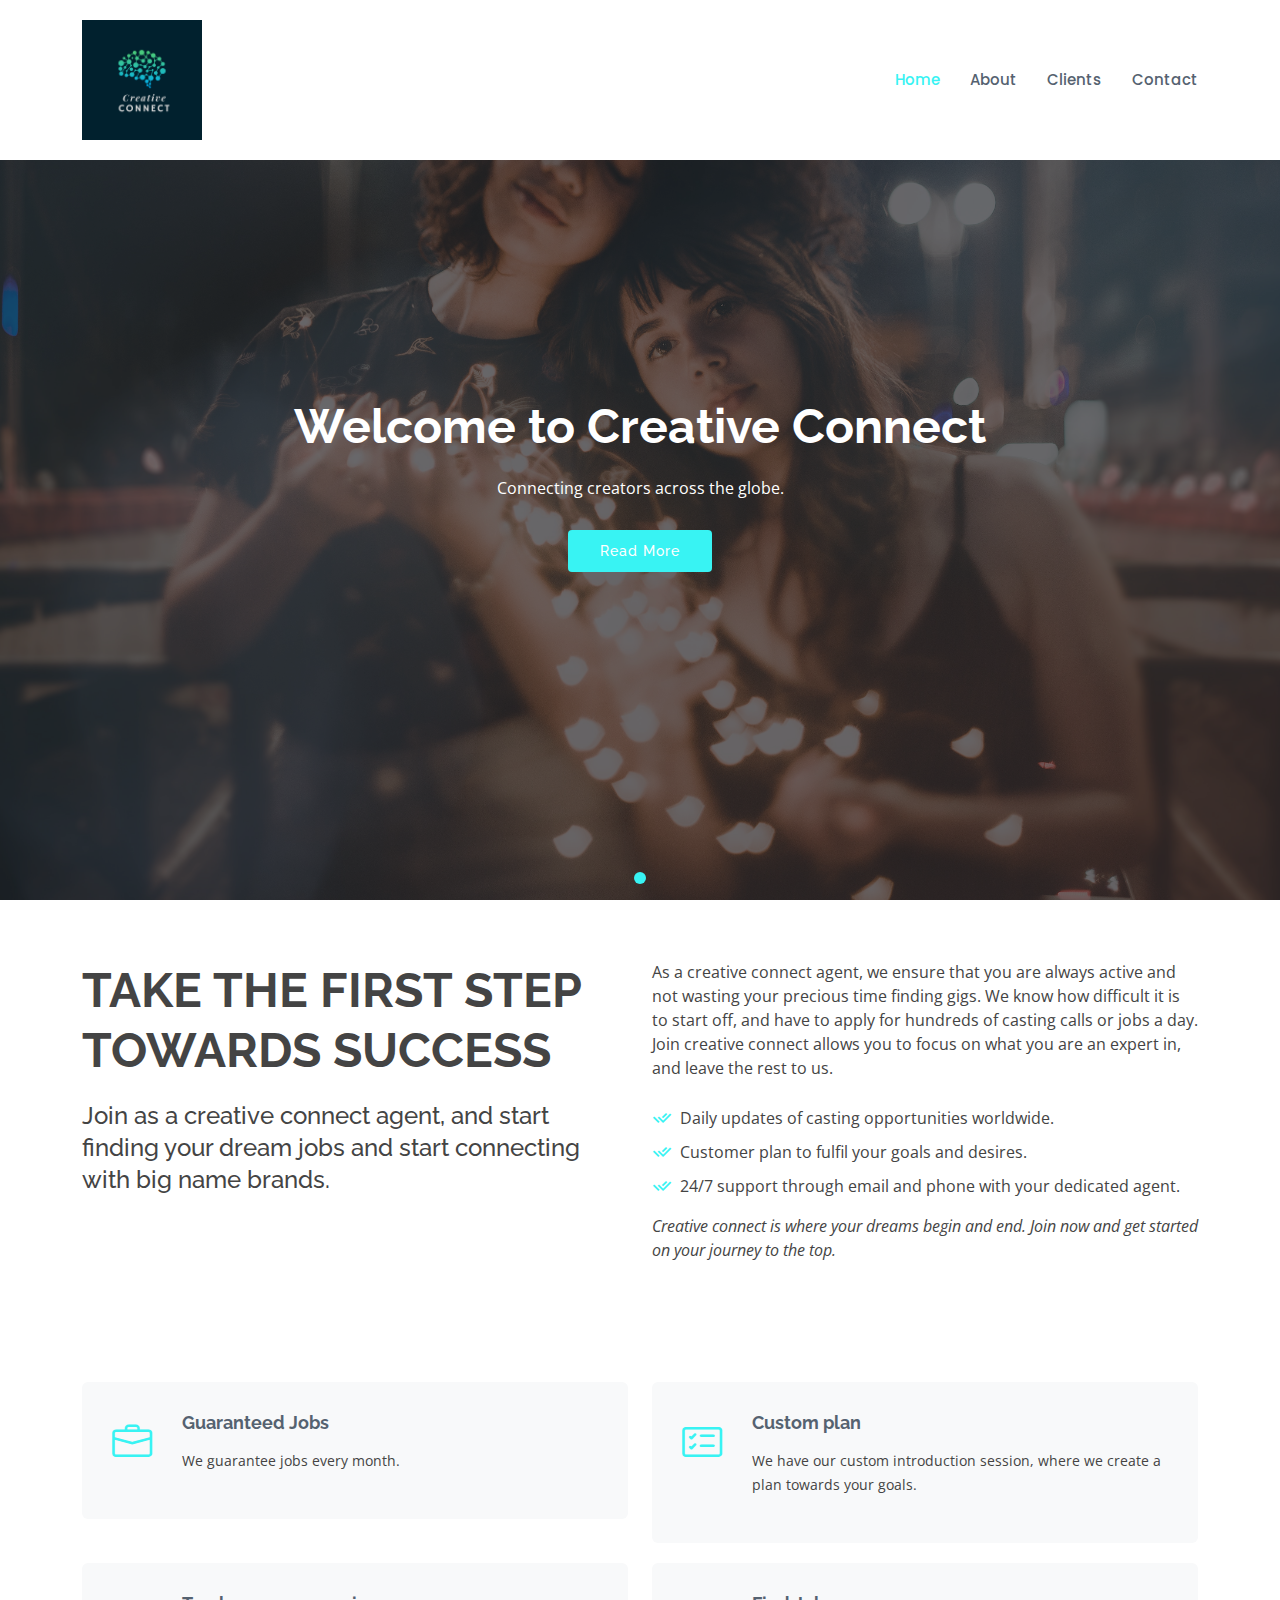
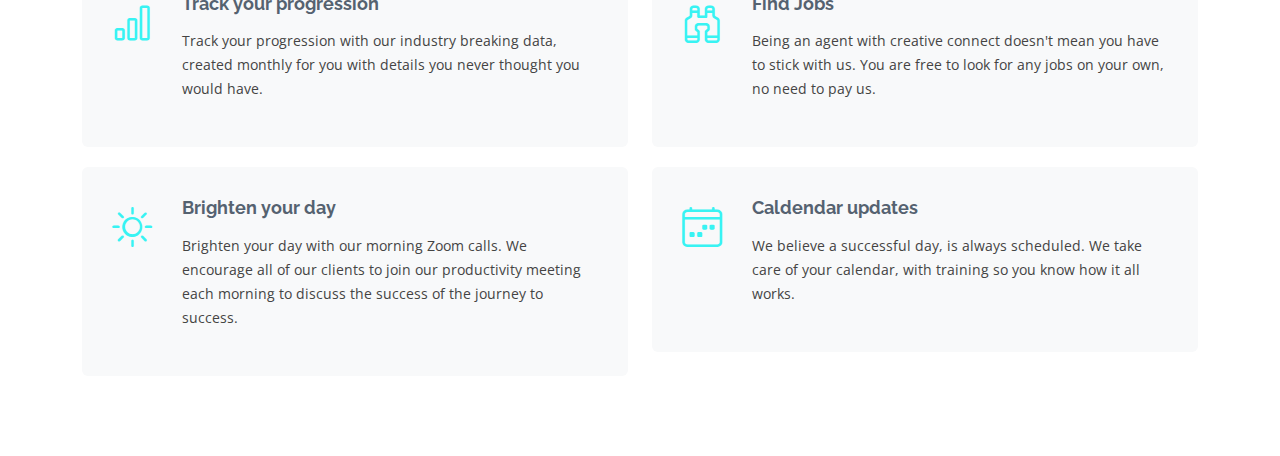
<file: index.html>
<!DOCTYPE html>
<html lang="en">

<head>
  <meta charset="utf-8">
  <meta content="width=device-width, initial-scale=1.0" name="viewport">

  <title>Creative Connect</title>
  <meta content="" name="description">
  <meta content="" name="keywords">

  <!-- Favicons -->
  <link href="assets/img/favicon.png" rel="icon">
  <link href="assets/img/apple-touch-icon.png" rel="apple-touch-icon">

  <!-- Google Fonts -->
  <link href="https://fonts.googleapis.com/css?family=Open+Sans:300,300i,400,400i,600,600i,700,700i|Raleway:300,300i,400,400i,500,500i,600,600i,700,700i|Poppins:300,300i,400,400i,500,500i,600,600i,700,700i" rel="stylesheet">

  <!-- CSS Files -->
  <link href="assets/vendor/animate.css/animate.min.css" rel="stylesheet">
  <link href="assets/vendor/bootstrap/css/bootstrap.min.css" rel="stylesheet">
  <link href="assets/vendor/bootstrap-icons/bootstrap-icons.css" rel="stylesheet">
  <link href="assets/vendor/boxicons/css/boxicons.min.css" rel="stylesheet">
  <link href="assets/vendor/glightbox/css/glightbox.min.css" rel="stylesheet">
  <link href="assets/vendor/remixicon/remixicon.css" rel="stylesheet">
  <link href="assets/vendor/swiper/swiper-bundle.min.css" rel="stylesheet">

  <!-- Site Main CSS File -->
  <link href="assets/css/style.css" rel="stylesheet">

  
</head>

<body>

  <!-- ======= Header ======= -->
  <header id="header" class="fixed-top d-flex align-items-center">
    <div class="container d-flex align-items-center">

      
      
       <a href="index.html" class="logo me-auto"><img src="assets/img/logo.png" alt="" class="img-fluid"></a>

      <nav id="navbar" class="navbar">
        <ul>
          <li><a href="index.html" class="active">Home</a></li>

          
          <li><a href="about.html">About</a></li>
          <li><a href="clients.html">Clients</a></li>
          

          <li><a href="contact.html">Contact</a></li>
          
        </ul>
        <i class="bi bi-list mobile-nav-toggle"></i>
      </nav>

    </div>
  </header>

  <!-- ======= Hero Section ======= -->
  <section id="hero">
    <div id="heroCarousel" data-bs-interval="5000" class="carousel slide carousel-fade" data-bs-ride="carousel">

      <ol class="carousel-indicators" id="hero-carousel-indicators"></ol>

      <div class="carousel-inner" role="listbox">

        <!-- Slide 1 -->
        <div class="carousel-item active" style="background-image: url(assets/img/slide/slide-1.jpg)">
          <div class="carousel-container">
            <div class="container">
              <h2 class="animate__animated animate__fadeInDown">Welcome to <span>Creative Connect</span></h2>
              <p class="animate__animated animate__fadeInUp">Connecting creators across the globe.</p>
              <a href="#about" class="btn-get-started animate__animated animate__fadeInUp scrollto">Read More</a>
            </div>
          </div>
        </div>

        

      </div>

     

    </div>
  </section>

  <main id="main">

    <!-- ======= About Section ======= -->
    <section id="about" class="about">
      <div class="container">

        <div class="row content">
          <div class="col-lg-6">
            <h2>Take the first step towards success</h2>
            <h3>Join as a creative connect agent, and start finding your dream jobs and start connecting with big name brands. </h3>
          </div>
          <div class="col-lg-6 pt-4 pt-lg-0">
            <p>
              As a creative connect agent, we ensure that you are always active and not wasting your precious time finding gigs. We know how difficult it is to start off, and have to apply for hundreds of casting calls or jobs a day. Join creative connect allows you to focus on what you are an expert in, and leave the rest to us.             </p>
            <ul>
              <li><i class="ri-check-double-line"></i> Daily updates of casting opportunities worldwide. </li>
              <li><i class="ri-check-double-line"></i> Customer plan to fulfil your goals and desires. </li>
              <li><i class="ri-check-double-line"></i> 24/7 support through email and phone with your dedicated agent.</li>
            </ul>
            <p class="fst-italic">
              Creative connect is where your dreams begin and end. Join now and get started on your journey to the top. 
            </p>
          </div>
        </div>

      </div>
    </section>

    

    <!-- ======= Services Section ======= -->
    <section id="services" class="services">
      <div class="container">

        <div class="row">
          <div class="col-md-6">
            <div class="icon-box">
              <i class="bi bi-briefcase"></i>
              <h4><a href="#">Guaranteed Jobs</a></h4>
              <p>We guarantee jobs every month.</p>
            </div>
          </div>
          <div class="col-md-6 mt-4 mt-md-0">
            <div class="icon-box">
              <i class="bi bi-card-checklist"></i>
              <h4><a href="#"> Custom plan</a></h4>
              <p>We have our custom introduction session, where we create a plan towards your goals.</p>
            </div>
          </div>
          <div class="col-md-6 mt-4 mt-md-0">
            <div class="icon-box">
              <i class="bi bi-bar-chart"></i>
              <h4><a href="#">Track your progression</a></h4>
              <p>Track your progression with our industry breaking data, created monthly for you with details you never thought you would have.</p>
            </div>
          </div>
          <div class="col-md-6 mt-4 mt-md-0">
            <div class="icon-box">
              <i class="bi bi-binoculars"></i>
              <h4><a href="#">Find Jobs</a></h4>
              <p> Being an agent with creative connect doesn't mean you have to stick with us. You are free to look for any jobs on your own, no need to pay us.</p>
            </div>
          </div>
          <div class="col-md-6 mt-4 mt-md-0">
            <div class="icon-box">
              <i class="bi bi-brightness-high"></i>
              <h4><a href="#">Brighten your day</a></h4>
              <p>Brighten your day with our morning Zoom calls. We encourage all of our clients to join our productivity meeting each morning to discuss the success of the journey to success.</p>
            </div>
          </div>
          <div class="col-md-6 mt-4 mt-md-0">
            <div class="icon-box">
              <i class="bi bi-calendar4-week"></i>
              <h4><a href="#">Caldendar updates</a></h4>
              <p>We believe a successful day, is always scheduled. We take care of your calendar, with training so you know how it all works.</p>
            </div>
          </div>
        </div>

      </div>
    </section>

    

  </main>

  

  <a href="#" class="back-to-top d-flex align-items-center justify-content-center"><i class="bi bi-arrow-up-short"></i></a>

  <!-- Files -->
  <script src="assets/vendor/bootstrap/js/bootstrap.bundle.min.js"></script>
  <script src="assets/vendor/glightbox/js/glightbox.min.js"></script>
  <script src="assets/vendor/isotope-layout/isotope.pkgd.min.js"></script>
  <script src="assets/vendor/swiper/swiper-bundle.min.js"></script>
  <script src="assets/vendor/waypoints/noframework.waypoints.js"></script>
  <script src="assets/vendor/php-email-form/validate.js"></script>

  <!-- Site File -->
  <script src="assets/js/main.js"></script>

</body>

</html>
</file>
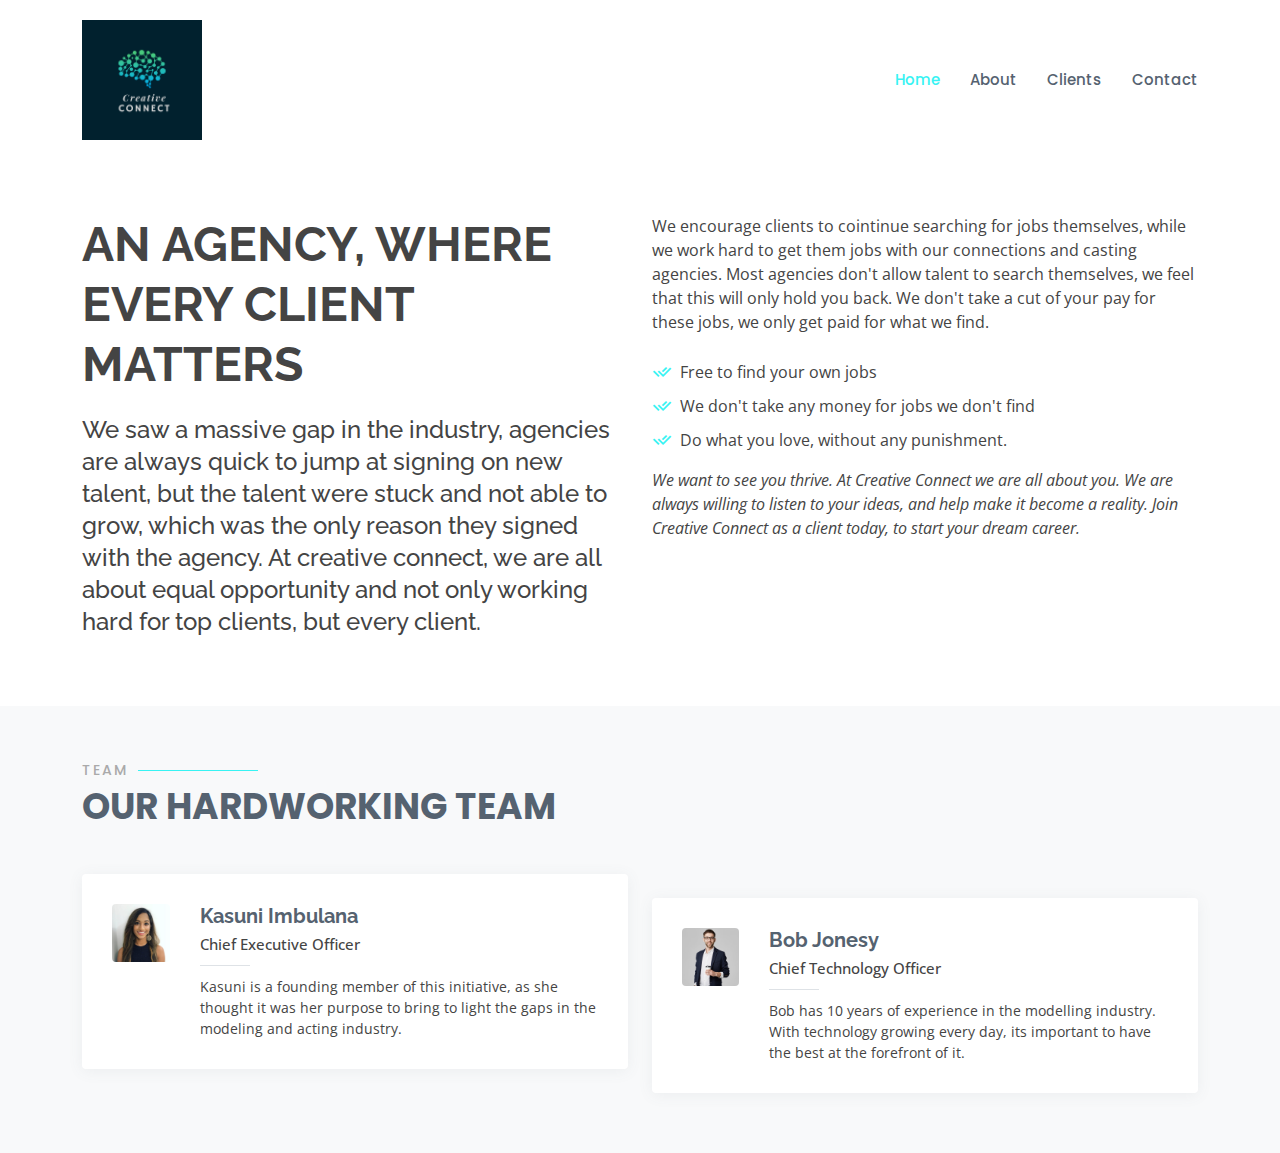
<file: about.html>
<!DOCTYPE html>
<html lang="en">

<head>
  <meta charset="utf-8">
  <meta content="width=device-width, initial-scale=1.0" name="viewport">

  <title>Creative Connect</title>
  <meta content="" name="description">
  <meta content="" name="keywords">

  <!-- Favicons -->
  <link href="assets/img/favicon.png" rel="icon">
  <link href="assets/img/apple-touch-icon.png" rel="apple-touch-icon">

  <!-- Google Fonts -->
  <link href="https://fonts.googleapis.com/css?family=Open+Sans:300,300i,400,400i,600,600i,700,700i|Raleway:300,300i,400,400i,500,500i,600,600i,700,700i|Poppins:300,300i,400,400i,500,500i,600,600i,700,700i" rel="stylesheet">

  <!-- CSS Files -->
  <link href="assets/vendor/animate.css/animate.min.css" rel="stylesheet">
  <link href="assets/vendor/bootstrap/css/bootstrap.min.css" rel="stylesheet">
  <link href="assets/vendor/bootstrap-icons/bootstrap-icons.css" rel="stylesheet">
  <link href="assets/vendor/boxicons/css/boxicons.min.css" rel="stylesheet">
  <link href="assets/vendor/glightbox/css/glightbox.min.css" rel="stylesheet">
  <link href="assets/vendor/remixicon/remixicon.css" rel="stylesheet">
  <link href="assets/vendor/swiper/swiper-bundle.min.css" rel="stylesheet">

  <!-- Site Main CSS File -->
  <link href="assets/css/style.css" rel="stylesheet">

  
</head>

<body>

  <!-- ======= Header ======= -->
  <header id="header" class="fixed-top d-flex align-items-center">
    <div class="container d-flex align-items-center">

      
     
       <a href="index.html" class="logo me-auto"><img src="assets/img/logo.png" alt="" class="img-fluid"></a>

      <nav id="navbar" class="navbar">
        <ul>
          <li><a href="index.html" class="active">Home</a></li>

          
          <li><a href="about.html">About</a></li>
          <li><a href="clients.html">Clients</a></li>
          

          <li><a href="contact.html">Contact</a></li>
         
        </ul>
        <i class="bi bi-list mobile-nav-toggle"></i>
      </nav>

    </div>
  </header>

  <main id="main">

    <!-- ======= Breadcrumbs ======= -->
    <section id="breadcrumbs" class="breadcrumbs">
      <div class="container">

        <div class="d-flex justify-content-between align-items-center">
          <h2>About</h2>
          <ol>
            <li><a href="index.html">Home</a></li>
            <li>About</li>
          </ol>
        </div>

      </div>
    </section>

    <!-- ======= About Section ======= -->
    <section id="about" class="about">
      <div class="container">

        <div class="row content">
          <div class="col-lg-6">
            <h2> An agency, where every client matters</h2>
            <h3>We saw a massive gap in the industry, agencies are always quick to jump at signing on new talent, but the talent were stuck and not able to grow, which was the only reason they signed with the agency. At creative connect, we are all about equal opportunity and not only working hard for top clients, but every client.</h3>
          </div>
          <div class="col-lg-6 pt-4 pt-lg-0">
            <p>
              We encourage clients to cointinue searching for jobs themselves, while we work hard to get them jobs with our connections and casting agencies. Most agencies don't allow talent to search themselves, we feel that this will only hold you back. We don't take a cut of your pay for these jobs, we only get paid for what we find. 
            </p>
            <ul>
              <li><i class="ri-check-double-line"></i> Free to find your own jobs</li>
              <li><i class="ri-check-double-line"></i> We don't take any money for jobs we don't find </li>
              <li><i class="ri-check-double-line"></i> Do what you love, without any punishment.</li>
            </ul>
            <p class="fst-italic">
              We want to see you thrive. At Creative Connect we are all about you. We are always willing to listen to your ideas, and help make it become a reality. Join Creative Connect as a client today, to start your dream career.
            </p>
          </div>
        </div>

      </div>
    </section>

    <!-- ======= Team Section ======= -->
    <section id="team" class="team section-bg">
      <div class="container">

        <div class="section-title">
          <h2>Team</h2>
          <p>Our Hardworking Team</p>
        </div>

        <div class="row">

          <div class="col-lg-6">
            <div class="member d-flex align-items-start">
              <div class="pic"><img src="assets/img/team/team-1.jpg" class="img-fluid" alt=""></div>
              <div class="member-info">
                <h4>Kasuni Imbulana</h4>
                <span>Chief Executive Officer</span>
                <p>Kasuni is a founding member of this initiative, as she thought it was her purpose to bring to light the gaps in the modeling and acting industry.</p>
                
              </div>
            </div>
          </div>

          

          <div class="col-lg-6 mt-4">
            <div class="member d-flex align-items-start">
              <div class="pic"><img src="assets/img/team/team-3.jpg" class="img-fluid" alt=""></div>
              <div class="member-info">
                <h4>Bob Jonesy</h4>
                <span>Chief Technology Officer</span>
                <p>Bob has 10 years of experience in the modelling industry. With technology growing every day, its important to have the best at the forefront of it.</p>
                
              </div>
            </div>
          </div>

          

        </div>

      </div>
    </section>



  </main>
  

  <a href="#" class="back-to-top d-flex align-items-center justify-content-center"><i class="bi bi-arrow-up-short"></i></a>

  <!-- Files -->
  <script src="assets/vendor/bootstrap/js/bootstrap.bundle.min.js"></script>
  <script src="assets/vendor/glightbox/js/glightbox.min.js"></script>
  <script src="assets/vendor/isotope-layout/isotope.pkgd.min.js"></script>
  <script src="assets/vendor/swiper/swiper-bundle.min.js"></script>
  <script src="assets/vendor/waypoints/noframework.waypoints.js"></script>
  <script src="assets/vendor/php-email-form/validate.js"></script>

  <!-- Site File -->
  <script src="assets/js/main.js"></script>

</body>

</html>
</file>
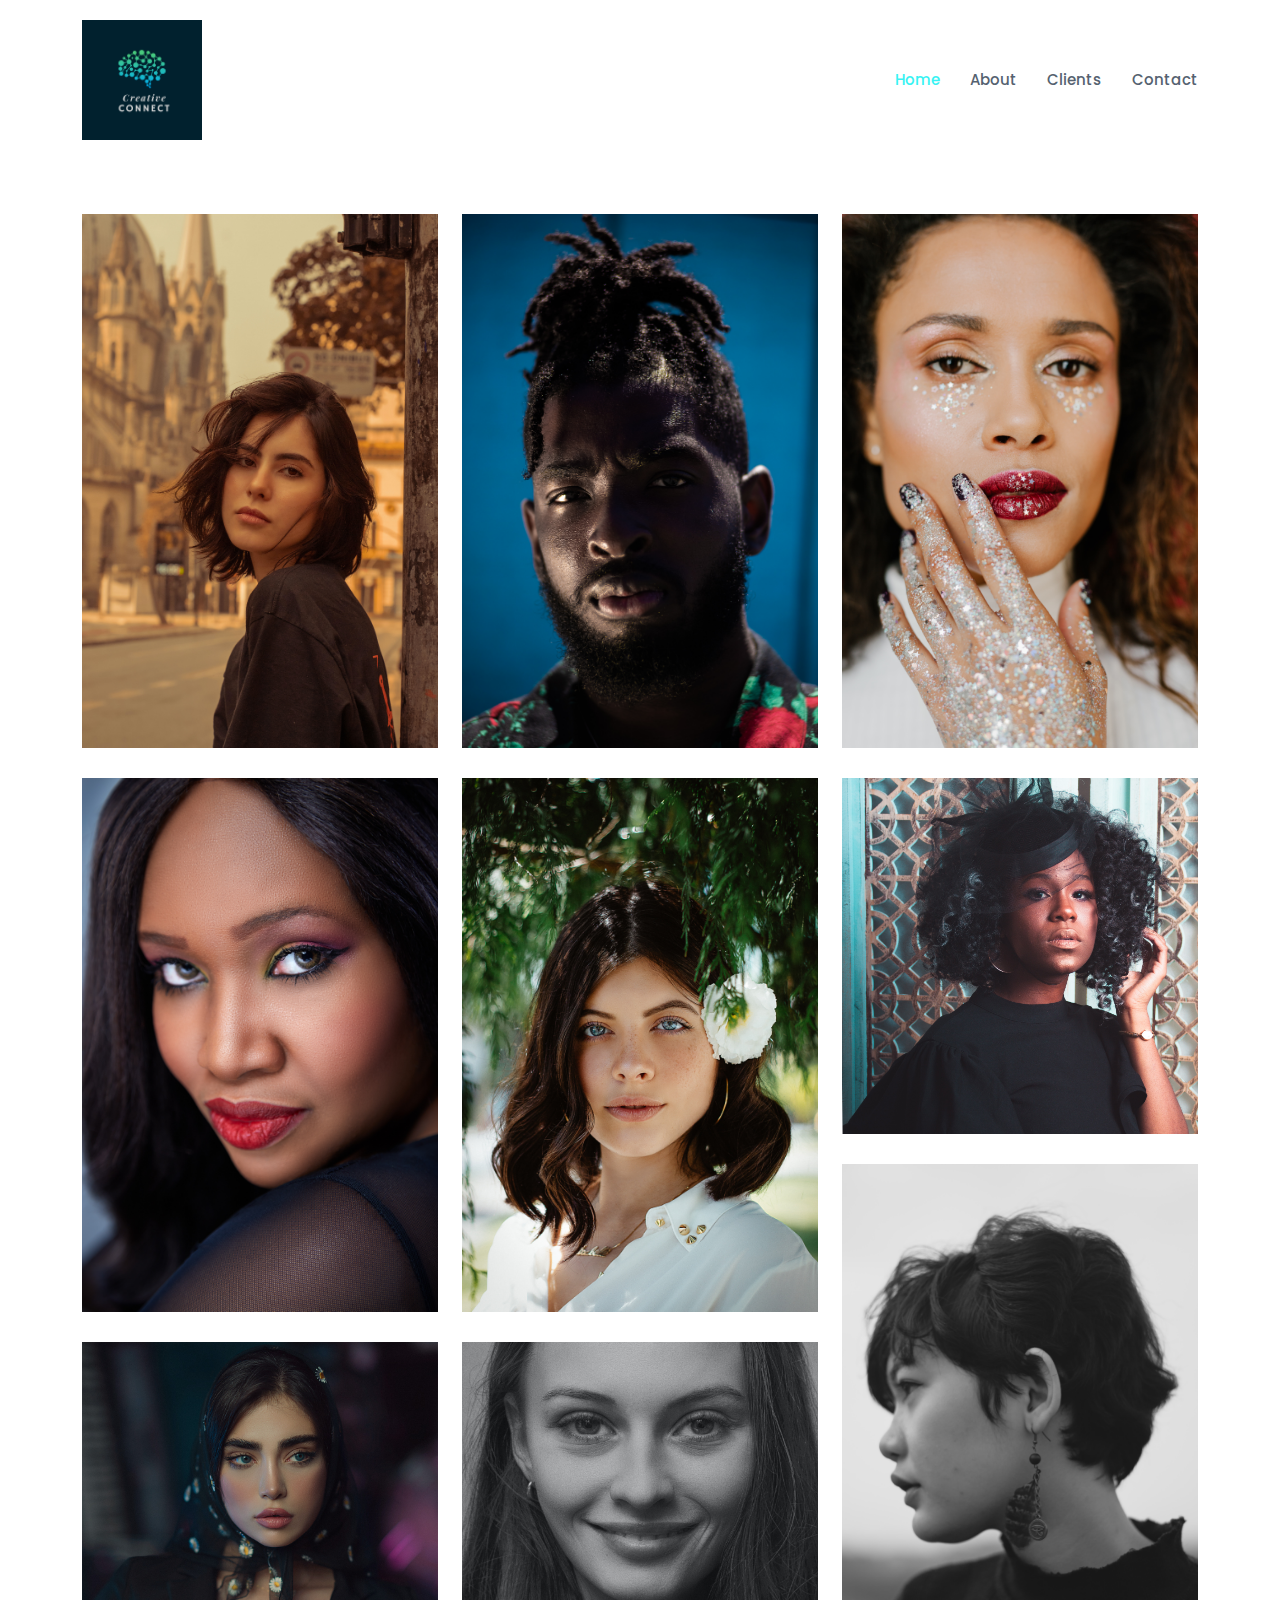
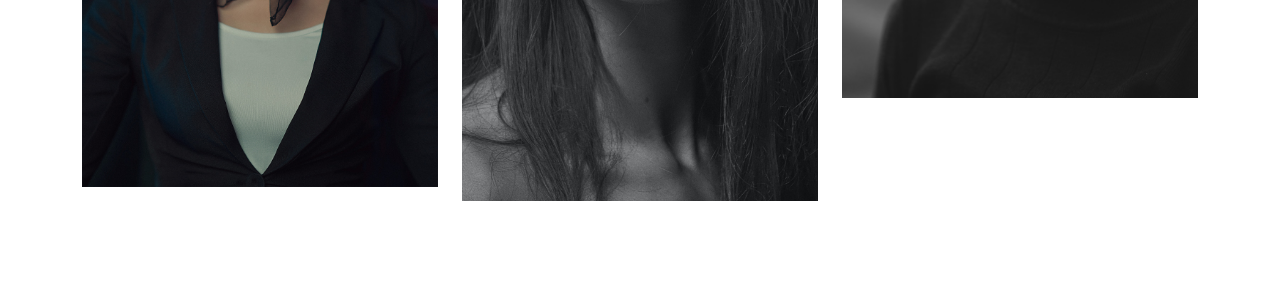
<file: clients.html>
<!DOCTYPE html>
<html lang="en">

<head>
  <meta charset="utf-8">
  <meta content="width=device-width, initial-scale=1.0" name="viewport">

  <title>Creative Connect</title>
  <meta content="" name="description">
  <meta content="" name="keywords">

  <!-- Favicons -->
  <link href="assets/img/favicon.png" rel="icon">
  <link href="assets/img/apple-touch-icon.png" rel="apple-touch-icon">

  <!-- Google Fonts -->
  <link href="https://fonts.googleapis.com/css?family=Open+Sans:300,300i,400,400i,600,600i,700,700i|Raleway:300,300i,400,400i,500,500i,600,600i,700,700i|Poppins:300,300i,400,400i,500,500i,600,600i,700,700i" rel="stylesheet">

  <!-- CSS Files -->
  <link href="assets/vendor/animate.css/animate.min.css" rel="stylesheet">
  <link href="assets/vendor/bootstrap/css/bootstrap.min.css" rel="stylesheet">
  <link href="assets/vendor/bootstrap-icons/bootstrap-icons.css" rel="stylesheet">
  <link href="assets/vendor/boxicons/css/boxicons.min.css" rel="stylesheet">
  <link href="assets/vendor/glightbox/css/glightbox.min.css" rel="stylesheet">
  <link href="assets/vendor/remixicon/remixicon.css" rel="stylesheet">
  <link href="assets/vendor/swiper/swiper-bundle.min.css" rel="stylesheet">

  <!-- Site Main CSS File -->
  <link href="assets/css/style.css" rel="stylesheet">

  
</head>

<body>

  <!-- ======= Header ======= -->
  <header id="header" class="fixed-top d-flex align-items-center">
    <div class="container d-flex align-items-center">

      
     
       <a href="index.html" class="logo me-auto"><img src="assets/img/logo.png" alt="" class="img-fluid"></a>

      <nav id="navbar" class="navbar">
        <ul>
          <li><a href="index.html" class="active">Home</a></li>

          
          <li><a href="about.html">About</a></li>
          <li><a href="clients.html">Clients</a></li>
          

          <li><a href="contact.html">Contact</a></li>
          
        </ul>
        <i class="bi bi-list mobile-nav-toggle"></i>
      </nav>

    </div>
  </header>

  <main id="main">

    <!-- ======= Breadcrumbs ======= -->
    <section id="breadcrumbs" class="breadcrumbs">
      <div class="container">

        <div class="d-flex justify-content-between align-items-center">
          <h2>Portolio</h2>
          <ol>
            <li><a href="index.html">Home</a></li>
            <li>Portolio</li>
          </ol>
        </div>

      </div>
    </section>

    <!-- ======= Portfolio Section ======= -->
    <section id="portfolio" class="portfolio">
      <div class="container">

      

        <div class="row portfolio-container">

          <div class="col-lg-4 col-md-6 portfolio-item filter-app">
            <div class="portfolio-wrap">
              <img src="assets/img/portfolio/portfolio-1.jpg" class="img-fluid" alt="">
              <div class="portfolio-info">
                <h4>Lisa Campbell</h4>
                <p>Model</p>
                <div class="portfolio-links">
                  <a href="assets/img/portfolio/portfolio-1.jpg" data-gallery="portfolioGallery" class="portfolio-lightbox" title="Lisa"><i class="bx bx-plus"></i></a>
                 
                </div>
              </div>
            </div>
          </div>

          <div class="col-lg-4 col-md-6 portfolio-item filter-web">
            <div class="portfolio-wrap">
              <img src="assets/img/portfolio/portfolio-2.jpg" class="img-fluid" alt="">
              <div class="portfolio-info">
                <h4>Tyrone Demarcus</h4>
                <p>Actor</p>
                <div class="portfolio-links">
                  <a href="assets/img/portfolio/portfolio-2.jpg" data-gallery="portfolioGallery" class="portfolio-lightbox" title="Tyrone"><i class="bx bx-plus"></i></a>
                  
                </div>
              </div>
            </div>
          </div>

          <div class="col-lg-4 col-md-6 portfolio-item filter-app">
            <div class="portfolio-wrap">
              <img src="assets/img/portfolio/portfolio-3.jpg" class="img-fluid" alt="">
              <div class="portfolio-info">
                <h4>Lucille Orkins</h4>
                <p>Singer</p>
                <div class="portfolio-links">
                  <a href="assets/img/portfolio/portfolio-3.jpg" data-gallery="portfolioGallery" class="portfolio-lightbox" title="Lucille"><i class="bx bx-plus"></i></a>
                
                </div>
              </div>
            </div>
          </div>

          <div class="col-lg-4 col-md-6 portfolio-item filter-card">
            <div class="portfolio-wrap">
              <img src="assets/img/portfolio/portfolio-4.jpg" class="img-fluid" alt="">
              <div class="portfolio-info">
                <h4>Stacey Pratt</h4>
                <p>Actress</p>
                <div class="portfolio-links">
                  <a href="assets/img/portfolio/portfolio-4.jpg" data-gallery="portfolioGallery" class="portfolio-lightbox" title="Stacey"><i class="bx bx-plus"></i></a>
                  
                </div>
              </div>
            </div>
          </div>

          <div class="col-lg-4 col-md-6 portfolio-item filter-web">
            <div class="portfolio-wrap">
              <img src="assets/img/portfolio/portfolio-5.jpg" class="img-fluid" alt="">
              <div class="portfolio-info">
                <h4>Serina Hamilton</h4>
                <p>Singer</p>
                <div class="portfolio-links">
                  <a href="assets/img/portfolio/portfolio-5.jpg" data-gallery="portfolioGallery" class="portfolio-lightbox" title="Serina"><i class="bx bx-plus"></i></a>
                  
                </div>
              </div>
            </div>
          </div>

          <div class="col-lg-4 col-md-6 portfolio-item filter-app">
            <div class="portfolio-wrap">
              <img src="assets/img/portfolio/portfolio-6.jpg" class="img-fluid" alt="">
              <div class="portfolio-info">
                <h4>Shaquisha Fullilove</h4>
                <p>Broadway Perfomer</p>
                <div class="portfolio-links">
                  <a href="assets/img/portfolio/portfolio-6.jpg" data-gallery="portfolioGallery" class="portfolio-lightbox" title="Shaquisha"><i class="bx bx-plus"></i></a>
                  
                </div>
              </div>
            </div>
          </div>

          <div class="col-lg-4 col-md-6 portfolio-item filter-card">
            <div class="portfolio-wrap">
              <img src="assets/img/portfolio/portfolio-7.jpg" class="img-fluid" alt="">
              <div class="portfolio-info">
                <h4>Chau Nguyen</h4>
                <p>Content Creator</p>
                <div class="portfolio-links">
                  <a href="assets/img/portfolio/portfolio-7.jpg" data-gallery="portfolioGallery" class="portfolio-lightbox" title="Chau"><i class="bx bx-plus"></i></a>
                
                </div>
              </div>
            </div>
          </div>

          <div class="col-lg-4 col-md-6 portfolio-item filter-card">
            <div class="portfolio-wrap">
              <img src="assets/img/portfolio/portfolio-8.jpg" class="img-fluid" alt="">
              <div class="portfolio-info">
                <h4>Emily Smith</h4>
                <p>Dancer</p>
                <div class="portfolio-links">
                  <a href="assets/img/portfolio/portfolio-8.jpg" data-gallery="portfolioGallery" class="portfolio-lightbox" title="Emily"><i class="bx bx-plus"></i></a>
                 
                </div>
              </div>
            </div>
          </div>

          <div class="col-lg-4 col-md-6 portfolio-item filter-web">
            <div class="portfolio-wrap">
              <img src="assets/img/portfolio/portfolio-9.jpg" class="img-fluid" alt="">
              <div class="portfolio-info">
                <h4>Yashien Mustafa</h4>
                <p>Streamer</p>
                <div class="portfolio-links">
                  <a href="assets/img/portfolio/portfolio-9.jpg" data-gallery="portfolioGallery" class="portfolio-lightbox" title="Yashien"><i class="bx bx-plus"></i></a>
                
                </div>
              </div>
            </div>
          </div>

        </div>

      </div>
    </section>

  </main>

  
  <a href="#" class="back-to-top d-flex align-items-center justify-content-center"><i class="bi bi-arrow-up-short"></i></a>

  <!-- Files -->
  <script src="assets/vendor/bootstrap/js/bootstrap.bundle.min.js"></script>
  <script src="assets/vendor/glightbox/js/glightbox.min.js"></script>
  <script src="assets/vendor/isotope-layout/isotope.pkgd.min.js"></script>
  <script src="assets/vendor/swiper/swiper-bundle.min.js"></script>
  <script src="assets/vendor/waypoints/noframework.waypoints.js"></script>
  <script src="assets/vendor/php-email-form/validate.js"></script>

  <!-- Site File -->
  <script src="assets/js/main.js"></script>

</body>

</html>
</file>
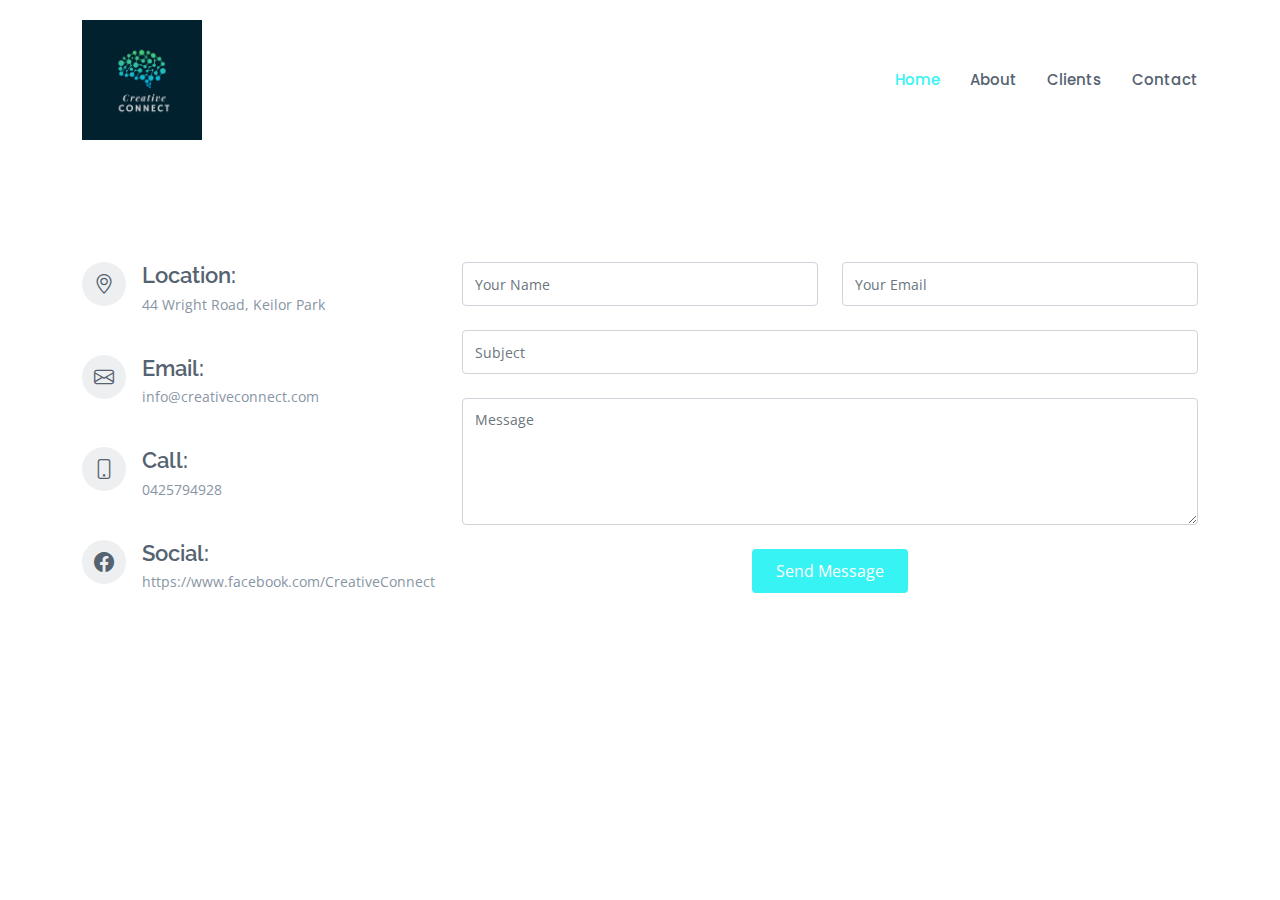
<file: contact.html>
<!DOCTYPE html>
<html lang="en">

<head>
  <meta charset="utf-8">
  <meta content="width=device-width, initial-scale=1.0" name="viewport">

  <title>Creative Connect</title>
  <meta content="" name="description">
  <meta content="" name="keywords">

  <!-- Favicons -->
  <link href="assets/img/favicon.png" rel="icon">
  <link href="assets/img/apple-touch-icon.png" rel="apple-touch-icon">

  <!-- Google Fonts -->
  <link href="https://fonts.googleapis.com/css?family=Open+Sans:300,300i,400,400i,600,600i,700,700i|Raleway:300,300i,400,400i,500,500i,600,600i,700,700i|Poppins:300,300i,400,400i,500,500i,600,600i,700,700i" rel="stylesheet">

  <!-- CSS Files -->
  <link href="assets/vendor/animate.css/animate.min.css" rel="stylesheet">
  <link href="assets/vendor/bootstrap/css/bootstrap.min.css" rel="stylesheet">
  <link href="assets/vendor/bootstrap-icons/bootstrap-icons.css" rel="stylesheet">
  <link href="assets/vendor/boxicons/css/boxicons.min.css" rel="stylesheet">
  <link href="assets/vendor/glightbox/css/glightbox.min.css" rel="stylesheet">
  <link href="assets/vendor/remixicon/remixicon.css" rel="stylesheet">
  <link href="assets/vendor/swiper/swiper-bundle.min.css" rel="stylesheet">

  <!-- Site Main CSS File -->
  <link href="assets/css/style.css" rel="stylesheet">

  
</head>

<body>

  <!-- ======= Header ======= -->
  <header id="header" class="fixed-top d-flex align-items-center">
    <div class="container d-flex align-items-center">

      
      
       <a href="index.html" class="logo me-auto"><img src="assets/img/logo.png" alt="" class="img-fluid"></a>

      <nav id="navbar" class="navbar">
        <ul>
          <li><a href="index.html" class="active">Home</a></li>

          
          <li><a href="about.html">About</a></li>
          <li><a href="clients.html">Clients</a></li>
          

          <li><a href="contact.html">Contact</a></li>
         
        </ul>
        <i class="bi bi-list mobile-nav-toggle"></i>
      </nav>

    </div>
  </header>

  <main id="main">

    <!-- ======= Breadcrumbs ======= -->
    <section id="breadcrumbs" class="breadcrumbs">
      <div class="container">

        <div class="d-flex justify-content-between align-items-center">
          <h2>Contact</h2>
          <ol>
            <li><a href="index.html">Home</a></li>
            <li>Contact</li>
          </ol>
        </div>

      </div>
    </section>

    <!-- ======= Contact Section ======= -->
    <section id="contact" class="contact">
      <div class="container">

       

        <div class="row mt-5">

          <div class="col-lg-4">
            <div class="info">
              <div class="address">
                <i class="bi bi-geo-alt"></i>
                <h4>Location:</h4>
                <p>44 Wright Road, Keilor Park</p>
              </div>

              <div class="email">
                <i class="bi bi-envelope"></i>
                <h4>Email:</h4>
                <p>info@creativeconnect.com
              </div>

              <div class="phone">
                <i class="bi bi-phone"></i>
                <h4>Call:</h4>
                <p>0425794928</p>
              </div>

              <div class="email">
                <i class="bi bi-facebook"></i>
                <h4>Social:</h4>
                <p>https://www.facebook.com/CreativeConnect</p>
              </div>

            </div>

          </div>

          <div class="col-lg-8 mt-5 mt-lg-0">

            <form action="forms/contact.php" method="post" role="form" class="php-email-form">
              <div class="row">
                <div class="col-md-6 form-group">
                  <input type="text" name="name" class="form-control" id="name" placeholder="Your Name" required>
                </div>
                <div class="col-md-6 form-group mt-3 mt-md-0">
                  <input type="email" class="form-control" name="email" id="email" placeholder="Your Email" required>
                </div>
              </div>
              <div class="form-group mt-3">
                <input type="text" class="form-control" name="subject" id="subject" placeholder="Subject" required>
              </div>
              <div class="form-group mt-3">
                <textarea class="form-control" name="message" rows="5" placeholder="Message" required></textarea>
              </div>
              <div class="my-3">
                <div class="loading">Loading</div>
                <div class="error-message"></div>
                <div class="sent-message">Your message has been sent. Thank you!</div>
              </div>
              <div class="text-center"><button type="submit">Send Message</button></div>
            </form>

          </div>

        </div>

      </div>
    </section>

  </main>



  <a href="#" class="back-to-top d-flex align-items-center justify-content-center"><i class="bi bi-arrow-up-short"></i></a>

  <!-- Files -->
  <script src="assets/vendor/bootstrap/js/bootstrap.bundle.min.js"></script>
  <script src="assets/vendor/glightbox/js/glightbox.min.js"></script>
  <script src="assets/vendor/isotope-layout/isotope.pkgd.min.js"></script>
  <script src="assets/vendor/swiper/swiper-bundle.min.js"></script>
  <script src="assets/vendor/waypoints/noframework.waypoints.js"></script>
  <script src="assets/vendor/php-email-form/validate.js"></script>

  <!-- Site File -->
  <script src="assets/js/main.js"></script>

</body>

</html>
</file>
<file: assets/css/style.css>
/**
* Template Name: Sailor - v4.8.0
* Template URL: https://bootstrapmade.com/sailor-free-bootstrap-theme/
* Author: BootstrapMade.com
* License: https://bootstrapmade.com/license/
*/

/*--------------------------------------------------------------
# General
--------------------------------------------------------------*/
body {
  font-family: "Open Sans", sans-serif;
  color: #444444;
}

a {
  text-decoration: none;
  color: #38f3f3;
}

a:hover {
  color: #38f3f3 ;
  text-decoration: none;
}

h1,
h2,
h3,
h4,
h5,
h6 {
  font-family: "Raleway", sans-serif;
}

/*--------------------------------------------------------------
# Back to top button
--------------------------------------------------------------*/
.back-to-top {
  position: fixed;
  visibility: hidden;
  opacity: 0;
  right: 15px;
  bottom: 15px;
  z-index: 996;
  background: #38f3f3;
  width: 40px;
  height: 40px;
  border-radius: 4px;
  transition: all 0.4s;
}

.back-to-top i {
  font-size: 28px;
  color: #fff;
  line-height: 0;
}

.back-to-top:hover {
  background: #38f3f3;
  color: #fff;
}

.back-to-top.active {
  visibility: visible;
  opacity: 1;
}

/*--------------------------------------------------------------
# Header
--------------------------------------------------------------*/
#header {
  background: white;
  transition: all 0.5s;
  z-index: 997;
  padding: 20px 0;
}

#header.header-scrolled {
  box-shadow: 0px 2px 15px rgba(0, 0, 0, 0.1);
  padding: 12px 0;
}

#header.header-inner-pages {
  box-shadow: 0px 2px 15px rgba(0, 0, 0, 0.1);
}

#header .logo {
  font-size: 28px;
  margin: 0;
  padding: 0;
  line-height: 1;
  font-weight: 700;
  text-transform: uppercase;
}

#header .logo a {
  color: #556270;
}

#header .logo img {
  max-height: 120px;
}

/*--------------------------------------------------------------
# Navigation Menu
--------------------------------------------------------------*/
/**
* Desktop Navigation 
*/
.navbar {
  padding: 0;
}

.navbar ul {
  margin: 0;
  padding: 0;
  display: flex;
  list-style: none;
  align-items: center;
}

.navbar li {
  position: relative;
}

.navbar a,
.navbar a:focus {
  display: flex;
  align-items: center;
  justify-content: space-between;
  padding: 10px 0 10px 30px;
  font-family: "Poppins", sans-serif;
  font-size: 15px;
  font-weight: 500;
  color: #556270;
  white-space: nowrap;
  transition: 0.3s;
}

.navbar a i,
.navbar a:focus i {
  font-size: 12px;
  line-height: 0;
  margin-left: 5px;
}

.navbar a:hover,
.navbar .active,
.navbar .active:focus,
.navbar li:hover>a {
  color: #38f3f3;
}

.navbar .getstarted,
.navbar .getstarted:focus {
  background: #38f3f3;
  padding: 8px 25px;
  margin-left: 30px;
  border-radius: 4px;
  font-weight: 400;
  color: #fff;
}

.navbar .getstarted:hover,
.navbar .getstarted:focus:hover {
  color: #fff;
  background: #38f3f3;
}

.navbar .dropdown ul {
  display: block;
  position: absolute;
  left: 14px;
  top: calc(100% + 30px);
  margin: 0;
  padding: 10px 0;
  z-index: 99;
  opacity: 0;
  visibility: hidden;
  background: #fff;
  box-shadow: 0px 0px 30px rgba(127, 137, 161, 0.25);
  transition: 0.3s;
}

.navbar .dropdown ul li {
  min-width: 200px;
}

.navbar .dropdown ul a {
  padding: 10px 20px;
  font-size: 15px;
  text-transform: none;
  font-weight: 400;
}

.navbar .dropdown ul a i {
  font-size: 12px;
}

.navbar .dropdown ul a:hover,
.navbar .dropdown ul .active:hover,
.navbar .dropdown ul li:hover>a {
  color: #38f3f3;
}

.navbar .dropdown:hover>ul {
  opacity: 1;
  top: 100%;
  visibility: visible;
}

.navbar .dropdown .dropdown ul {
  top: 0;
  left: calc(100% - 30px);
  visibility: hidden;
}

.navbar .dropdown .dropdown:hover>ul {
  opacity: 1;
  top: 0;
  left: 100%;
  visibility: visible;
}

@media (max-width: 1366px) {
  .navbar .dropdown .dropdown ul {
    left: -90%;
  }

  .navbar .dropdown .dropdown:hover>ul {
    left: -100%;
  }
}

/**
* Mobile Navigation 
*/
.mobile-nav-toggle {
  color: #556270;
  font-size: 28px;
  cursor: pointer;
  display: none;
  line-height: 0;
  transition: 0.5s;
}

.mobile-nav-toggle.bi-x {
  color: #fff;
}

@media (max-width: 991px) {
  .mobile-nav-toggle {
    display: block;
  }

  .navbar ul {
    display: none;
  }
}

.navbar-mobile {
  position: fixed;
  overflow: hidden;
  top: 0;
  right: 0;
  left: 0;
  bottom: 0;
  background: rgba(63, 73, 83, 0.9);
  transition: 0.3s;
  z-index: 999;
}

.navbar-mobile .mobile-nav-toggle {
  position: absolute;
  top: 15px;
  right: 15px;
}

.navbar-mobile ul {
  display: block;
  position: absolute;
  top: 55px;
  right: 15px;
  bottom: 15px;
  left: 15px;
  padding: 10px 0;
  background-color: #fff;
  overflow-y: auto;
  transition: 0.3s;
}

.navbar-mobile a,
.navbar-mobile a:focus {
  padding: 10px 20px;
  font-size: 15px;
  color: #556270;
}

.navbar-mobile a:hover,
.navbar-mobile .active,
.navbar-mobile li:hover>a {
  color: #38f3f3;
}

.navbar-mobile .getstarted,
.navbar-mobile .getstarted:focus {
  margin: 15px;
}

.navbar-mobile .dropdown ul {
  position: static;
  display: none;
  margin: 10px 20px;
  padding: 10px 0;
  z-index: 99;
  opacity: 1;
  visibility: visible;
  background: #fff;
  box-shadow: 0px 0px 30px rgba(127, 137, 161, 0.25);
}

.navbar-mobile .dropdown ul li {
  min-width: 200px;
}

.navbar-mobile .dropdown ul a {
  padding: 10px 20px;
}

.navbar-mobile .dropdown ul a i {
  font-size: 12px;
}

.navbar-mobile .dropdown ul a:hover,
.navbar-mobile .dropdown ul .active:hover,
.navbar-mobile .dropdown ul li:hover>a {
  color: #38f3f3;
}

.navbar-mobile .dropdown>.dropdown-active {
  display: block;
}

/*--------------------------------------------------------------
# Hero Section
--------------------------------------------------------------*/
#hero {
  width: 100%;
  height: 100vh;
  background-color: rgba(63, 73, 83, 0.8);
  overflow: hidden;
  position: relative;
}

#hero .carousel,
#hero .carousel-inner,
#hero .carousel-item,
#hero .carousel-item::before {
  position: absolute;
  top: 0;
  right: 0;
  left: 0;
  bottom: 0;
}

#hero .carousel-item {
  background-size: cover;
  background-position: center;
  background-repeat: no-repeat;
}

#hero .carousel-item::before {
  content: "";
  background-color: rgba(30, 35, 40, 0.6);
}

#hero .carousel-container {
  display: flex;
  justify-content: center;
  align-items: center;
  position: absolute;
  bottom: 0;
  top: 70px;
  left: 50px;
  right: 50px;
}

#hero .container {
  text-align: center;
}

#hero h2 {
  color: #fff;
  margin-bottom: 20px;
  font-size: 48px;
  font-weight: 700;
}

#hero p {
  -webkit-animation-delay: 0.4s;
  animation-delay: 0.4s;
  margin: 0 auto 30px auto;
  color: #fff;
}

#hero .carousel-inner .carousel-item {
  transition-property: opacity;
  background-position: center top;
}

#hero .carousel-inner .carousel-item,
#hero .carousel-inner .active.carousel-item-start,
#hero .carousel-inner .active.carousel-item-end {
  opacity: 0;
}

#hero .carousel-inner .active,
#hero .carousel-inner .carousel-item-next.carousel-item-start,
#hero .carousel-inner .carousel-item-prev.carousel-item-end {
  opacity: 1;
  transition: 0.5s;
}

#hero .carousel-inner .carousel-item-next,
#hero .carousel-inner .carousel-item-prev,
#hero .carousel-inner .active.carousel-item-start,
#hero .carousel-inner .active.carousel-item-end {
  left: 0;
  transform: translate3d(0, 0, 0);
}

#hero .carousel-control-next-icon,
#hero .carousel-control-prev-icon {
  background: none;
  font-size: 30px;
  line-height: 0;
  width: auto;
  height: auto;
  background: rgba(255, 255, 255, 0.2);
  border-radius: 50px;
  transition: 0.3s;
  color: rgba(255, 255, 255, 0.5);
  width: 54px;
  height: 54px;
  display: flex;
  align-items: center;
  justify-content: center;
}

#hero .carousel-control-next-icon:hover,
#hero .carousel-control-prev-icon:hover {
  background: rgba(255, 255, 255, 0.3);
  color: rgba(255, 255, 255, 0.8);
}

#hero .carousel-indicators li {
  cursor: pointer;
  background: #fff;
  overflow: hidden;
  border: 0;
  width: 12px;
  height: 12px;
  border-radius: 50px;
  opacity: 0.6;
  transition: 0.3s;
}

#hero .carousel-indicators li.active {
  opacity: 1;
  background: #38f3f3;
}

#hero .btn-get-started {
  font-family: "Raleway", sans-serif;
  font-weight: 500;
  font-size: 14px;
  letter-spacing: 1px;
  display: inline-block;
  padding: 14px 32px;
  border-radius: 4px;
  transition: 0.5s;
  line-height: 1;
  color: #fff;
  -webkit-animation-delay: 0.8s;
  animation-delay: 0.8s;
  background: #38f3f3;
}

#hero .btn-get-started:hover {
  background: #38f3f3;
}

@media (max-width: 992px) {
  #hero {
    height: 100vh;
  }

  #hero .carousel-container {
    top: 8px;
  }
}

@media (max-width: 768px) {
  #hero h2 {
    font-size: 28px;
  }
}

@media (min-width: 1024px) {

  #hero .carousel-control-prev,
  #hero .carousel-control-next {
    width: 5%;
  }
}

@media (max-height: 500px) {
  #hero {
    height: 120vh;
  }
}

/*--------------------------------------------------------------
# Sections General
--------------------------------------------------------------*/
section {
  padding: 60px 0;
  overflow: hidden;
}

.section-bg,
.services .icon-box {
  background-color: #f8f9fa;
}

.section-title {
  padding-bottom: 40px;
}

.section-title h2 {
  font-size: 14px;
  font-weight: 500;
  padding: 0;
  line-height: 1px;
  margin: 0 0 5px 0;
  letter-spacing: 2px;
  text-transform: uppercase;
  color: #aaaaaa;
  font-family: "Poppins", sans-serif;
}

.section-title h2::after {
  content: "";
  width: 120px;
  height: 1px;
  display: inline-block;
  background: #38f3f3;
  margin: 4px 10px;
}

.section-title p {
  margin: 0;
  margin: 0;
  font-size: 36px;
  font-weight: 700;
  text-transform: uppercase;
  font-family: "Poppins", sans-serif;
  color: #556270;
}

/*--------------------------------------------------------------
# Breadcrumbs
--------------------------------------------------------------*/
.breadcrumbs {
  padding: 18px 0;
  background: #f8f9fa;
  min-height: 40px;
  margin-top: 80px;
}

.breadcrumbs h2 {
  font-size: 32px;
  font-weight: 300;
  margin: 0;
}

.breadcrumbs ol {
  display: flex;
  flex-wrap: wrap;
  list-style: none;
  padding: 0;
  margin: 0;
  font-size: 14px;
}

.breadcrumbs ol li+li {
  padding-left: 10px;
}

.breadcrumbs ol li+li::before {
  display: inline-block;
  padding-right: 10px;
  color: #6b7b8d;
  content: "/";
}

@media (max-width: 992px) {
  .breadcrumbs {
    margin-top: 58px;
  }

  .breadcrumbs .d-flex {
    display: block !important;
  }

  .breadcrumbs h2 {
    margin-bottom: 10px;
  }

  .breadcrumbs ol {
    display: block;
  }

  .breadcrumbs ol li {
    display: inline-block;
  }
}

/*--------------------------------------------------------------
# About
--------------------------------------------------------------*/
.about .content h2 {
  font-weight: 700;
  font-size: 48px;
  line-height: 60px;
  margin-bottom: 20px;
  text-transform: uppercase;
}

.about .content h3 {
  font-weight: 500;
  line-height: 32px;
  font-size: 24px;
}

.about .content ul {
  list-style: none;
  padding: 0;
}

.about .content ul li {
  padding: 10px 0 0 28px;
  position: relative;
}

.about .content ul i {
  left: 0;
  top: 7px;
  position: absolute;
  font-size: 20px;
  color: #38f3f3;
}

.about .content p:last-child {
  margin-bottom: 0;
}

/*--------------------------------------------------------------
# Clients
--------------------------------------------------------------*/
.clients {
  padding: 15px 0;
  text-align: center;
}

.clients img {
  max-width: 45%;
  transition: all 0.4s ease-in-out;
  display: inline-block;
  padding: 15px 0;
  filter: grayscale(100);
}

.clients img:hover {
  filter: none;
  transform: scale(1.15);
}

@media (max-width: 768px) {
  .clients img {
    max-width: 40%;
  }
}

/*--------------------------------------------------------------
# Services
--------------------------------------------------------------*/
.services .icon-box {
  margin-bottom: 20px;
  padding: 30px;
  border-radius: 6px;
}

.services .icon-box i {
  float: left;
  color: #38f3f3 ;
  font-size: 40px;
}

.services .icon-box h4 {
  margin-left: 70px;
  font-weight: 700;
  margin-bottom: 15px;
  font-size: 18px;
}

.services .icon-box h4 a {
  color: #556270;
  transition: 0.3s;
}

.services .icon-box p {
  margin-left: 70px;
  line-height: 24px;
  font-size: 14px;
}

.services .icon-box:hover h4 a {
  color:  #38f3f3;
}

/*--------------------------------------------------------------
# Portfolio
--------------------------------------------------------------*/
.portfolio .portfolio-item {
  margin-bottom: 30px;
}

.portfolio #portfolio-flters {
  padding: 0;
  margin: 0 auto 20px auto;
  list-style: none;
  text-align: center;
}

.portfolio #portfolio-flters li {
  cursor: pointer;
  display: inline-block;
  padding: 8px 15px 10px 15px;
  font-size: 14px;
  font-weight: 600;
  line-height: 1;
  text-transform: uppercase;
  color: #444444;
  margin-bottom: 5px;
  transition: all 0.3s ease-in-out;
  border-radius: 3px;
}

.portfolio #portfolio-flters li:hover,
.portfolio #portfolio-flters li.filter-active {
  color: #fff;
  background: #38f3f3;
}

.portfolio #portfolio-flters li:last-child {
  margin-right: 0;
}

.portfolio .portfolio-wrap {
  transition: 0.3s;
  position: relative;
  overflow: hidden;
  z-index: 1;
  background: rgba(85, 98, 112, 0.6);
}

.portfolio .portfolio-wrap::before {
  content: "";
  background: rgba(85, 98, 112, 0.6);
  position: absolute;
  left: 0;
  right: 0;
  top: 0;
  bottom: 0;
  transition: all ease-in-out 0.3s;
  z-index: 2;
  opacity: 0;
}

.portfolio .portfolio-wrap img {
  transition: all ease-in-out 0.3s;
}

.portfolio .portfolio-wrap .portfolio-info {
  opacity: 0;
  position: absolute;
  top: 0;
  left: 0;
  right: 0;
  bottom: 0;
  z-index: 3;
  transition: all ease-in-out 0.3s;
  display: flex;
  flex-direction: column;
  justify-content: flex-end;
  align-items: flex-start;
  padding: 20px;
}

.portfolio .portfolio-wrap .portfolio-info h4 {
  font-size: 20px;
  color: #fff;
  font-weight: 600;
}

.portfolio .portfolio-wrap .portfolio-info p {
  color: rgba(255, 255, 255, 0.7);
  font-size: 14px;
  text-transform: uppercase;
  padding: 0;
  margin: 0;
  font-style: italic;
}

.portfolio .portfolio-wrap .portfolio-links {
  text-align: center;
  z-index: 4;
}

.portfolio .portfolio-wrap .portfolio-links a {
  color: rgba(255, 255, 255, 0.6);
  margin: 0 5px 0 0;
  font-size: 28px;
  display: inline-block;
  transition: 0.3s;
}

.portfolio .portfolio-wrap .portfolio-links a:hover {
  color: white;
}

.portfolio .portfolio-wrap:hover::before {
  opacity: 1;
}

.portfolio .portfolio-wrap:hover img {
  transform: scale(1.2);
}

.portfolio .portfolio-wrap:hover .portfolio-info {
  opacity: 1;
}

/*--------------------------------------------------------------
# Portfolio Details
--------------------------------------------------------------*/
.portfolio-details {
  padding-top: 40px;
}

.portfolio-details .portfolio-details-slider img {
  width: 100%;
}

.portfolio-details .portfolio-details-slider .swiper-pagination {
  margin-top: 20px;
  position: relative;
}

.portfolio-details .portfolio-details-slider .swiper-pagination .swiper-pagination-bullet {
  width: 12px;
  height: 12px;
  background-color: #fff;
  opacity: 1;
  border: 1px solid #38f3f3;
}

.portfolio-details .portfolio-details-slider .swiper-pagination .swiper-pagination-bullet-active {
  background-color: #38f3f3;
}

.portfolio-details .portfolio-info {
  padding: 30px;
  box-shadow: 0px 0 30px rgba(85, 98, 112, 0.08);
}

.portfolio-details .portfolio-info h3 {
  font-size: 22px;
  font-weight: 700;
  margin-bottom: 20px;
  padding-bottom: 20px;
  border-bottom: 1px solid #eee;
}

.portfolio-details .portfolio-info ul {
  list-style: none;
  padding: 0;
  font-size: 15px;
}

.portfolio-details .portfolio-info ul li+li {
  margin-top: 10px;
}

.portfolio-details .portfolio-description {
  padding-top: 30px;
}

.portfolio-details .portfolio-description h2 {
  font-size: 26px;
  font-weight: 700;
  margin-bottom: 20px;
}

.portfolio-details .portfolio-description p {
  padding: 0;
}

/*--------------------------------------------------------------
# Our Team
--------------------------------------------------------------*/
.team .member {
  position: relative;
  box-shadow: 0px 2px 15px rgba(85, 98, 112, 0.08);
  padding: 30px;
  border-radius: 4px;
  background: white;
}

.team .member .pic {
  overflow: hidden;
  width: 140px;
  border-radius: 4px;
}

.team .member .pic img {
  transition: ease-in-out 0.3s;
}

.team .member:hover img {
  transform: scale(1.1);
}

.team .member .member-info {
  padding-left: 30px;
}

.team .member h4 {
  font-weight: 700;
  margin-bottom: 5px;
  font-size: 20px;
  color: #556270;
}

.team .member span {
  display: block;
  font-size: 15px;
  padding-bottom: 10px;
  position: relative;
  font-weight: 500;
}

.team .member span::after {
  content: "";
  position: absolute;
  display: block;
  width: 50px;
  height: 1px;
  background: #dee2e6;
  bottom: 0;
  left: 0;
}

.team .member p {
  margin: 10px 0 0 0;
  font-size: 14px;
}

.team .member .social {
  margin-top: 12px;
  display: flex;
  align-items: center;
  justify-content: flex-start;
}

.team .member .social a {
  transition: ease-in-out 0.3s;
  display: flex;
  align-items: center;
  justify-content: center;
  border-radius: 4px;
  width: 32px;
  height: 32px;
  background: #8795a4;
}

.team .member .social a i {
  color: #fff;
  font-size: 16px;
  margin: 0 2px;
}

.team .member .social a:hover {
  background: #38f3f3;
}

.team .member .social a+a {
  margin-left: 8px;
}

/*--------------------------------------------------------------
# Our Skills
--------------------------------------------------------------*/
.skills .progress {
  height: 60px;
  display: block;
  background: none;
  border-radius: 0;
}

.skills .progress .skill {
  padding: 10px 0;
  margin: 0;
  text-transform: uppercase;
  display: block;
  font-weight: 600;
  font-family: "Poppins", sans-serif;
  color: #556270;
}

.skills .progress .skill .val {
  float: right;
  font-style: normal;
}

.skills .progress-bar-wrap {
  background: #edeff1;
}

.skills .progress-bar {
  width: 1px;
  height: 10px;
  transition: 0.9s;
  background-color: #6b7b8d;
}

/*--------------------------------------------------------------
# Features
--------------------------------------------------------------*/
.features {
  overflow: hidden;
}

.features .nav-tabs {
  border: 0;
}

.features .nav-link {
  border: 0;
  padding: 12px 15px 12px 0;
  transition: 0.3s;
  color: #556270;
  border-radius: 0;
  border-right: 2px solid white;
  font-weight: 600;
  font-size: 15px;
}

.features .nav-link:hover {
  color: #38f3f3;
}

.features .nav-link.active {
  color: #38f3f3;
  border-color: #38f3f3;
}

.features .tab-pane.active {
  -webkit-animation: fadeIn 0.5s ease-out;
  animation: fadeIn 0.5s ease-out;
}

.features .details h3 {
  font-size: 26px;
  font-weight: 600;
  margin-bottom: 20px;
  color: #556270;
}

.features .details p {
  color: #777777;
}

.features .details p:last-child {
  margin-bottom: 0;
}

@media (max-width: 992px) {
  .features .nav-link {
    border: 0;
    padding: 15px;
  }

  .features .nav-link.active {
    color: #fff;
    background: #38f3f3;
  }
}

/*--------------------------------------------------------------
# Pricing
--------------------------------------------------------------*/
.pricing .box {
  padding: 20px;
  background: #fff;
  text-align: center;
  box-shadow: 0px 0px 4px rgba(0, 0, 0, 0.12);
  border-radius: 5px;
  position: relative;
  overflow: hidden;
}

.pricing h3 {
  font-weight: 400;
  margin: -20px -20px 20px -20px;
  padding: 20px 15px;
  font-size: 16px;
  font-weight: 600;
  color: #777777;
  background: #f8f8f8;
}

.pricing h4 {
  font-size: 36px;
  color: #38f3f3;
  font-weight: 600;
  font-family: "Poppins", sans-serif;
  margin-bottom: 20px;
}

.pricing h4 sup {
  font-size: 20px;
  top: -15px;
  left: -3px;
}

.pricing h4 span {
  color: #bababa;
  font-size: 16px;
  font-weight: 300;
}

.pricing ul {
  padding: 0;
  list-style: none;
  color: #444444;
  text-align: center;
  line-height: 20px;
  font-size: 14px;
}

.pricing ul li {
  padding-bottom: 16px;
}

.pricing ul i {
  color: #38f3f3;
  font-size: 18px;
  padding-right: 4px;
}

.pricing ul .na {
  color: #ccc;
  text-decoration: line-through;
}

.pricing .btn-wrap {
  margin: 20px -20px -20px -20px;
  padding: 20px 15px;
  background: #f8f8f8;
  text-align: center;
}

.pricing .btn-buy {
  background: #38f3f3;
  display: inline-block;
  padding: 8px 35px 9px 35px;
  border-radius: 4px;
  color: #fff;
  transition: none;
  font-size: 14px;
  font-weight: 400;
  font-family: "Raleway", sans-serif;
  font-weight: 600;
  transition: 0.3s;
}

.pricing .btn-buy:hover {
  background: #e1444d;
}

.pricing .featured h3 {
  color: #fff;
  background: #38f3f3;
}

.pricing .advanced {
  width: 200px;
  position: absolute;
  top: 18px;
  right: -68px;
  transform: rotate(45deg);
  z-index: 1;
  font-size: 14px;
  padding: 1px 0 3px 0;
  background: #38f3f3;
  color: #fff;
}

/*--------------------------------------------------------------
# Frequently Asked Questions
--------------------------------------------------------------*/
.faq .faq-item {
  margin: 20px 0;
  padding: 20px 0;
  border-bottom: 1px solid white;
}

.faq .faq-item i {
  color: #dee2e6;
  font-size: 20px;
  float: left;
  line-height: 0;
  padding: 13px 0 0 0;
  margin: 0;
}

.faq .faq-item h4 {
  font-size: 16px;
  line-height: 26px;
  font-weight: 500;
  margin: 0 0 10px 28px;
  font-family: "Poppins", sans-serif;
}

.faq .faq-item p {
  font-size: 15px;
}

/*--------------------------------------------------------------
# Testimonials
--------------------------------------------------------------*/
.testimonials .testimonials-carousel,
.testimonials .testimonials-slider {
  overflow: hidden;
}

.testimonials .testimonial-item {
  box-sizing: content-box;
  padding: 40px;
  box-shadow: 0px 2px 12px rgba(0, 0, 0, 0.08);
  position: relative;
  background: #fff;
}

.testimonials .testimonial-item .testimonial-img {
  width: 90px;
  border-radius: 50px;
  border: 6px solid #fff;
  float: left;
  margin: 0 10px 0 0;
}

.testimonials .testimonial-item h3 {
  font-size: 18px;
  font-weight: bold;
  margin: 10px 0 5px 0;
  color: #111;
}

.testimonials .testimonial-item h4 {
  font-size: 14px;
  color: #999;
  margin: 0;
}

.testimonials .testimonial-item .quote-icon-left,
.testimonials .testimonial-item .quote-icon-right {
  color: #f8d1d3;
  font-size: 26px;
}

.testimonials .testimonial-item .quote-icon-left {
  display: inline-block;
  left: -5px;
  position: relative;
}

.testimonials .testimonial-item .quote-icon-right {
  display: inline-block;
  right: -5px;
  position: relative;
  top: 10px;
}

.testimonials .testimonial-item p {
  font-style: italic;
  margin: 15px 0 0 0;
  padding: 0;
}

/*--------------------------------------------------------------
# Contact
--------------------------------------------------------------*/
.contact .info {
  width: 100%;
  background: #fff;
}

.contact .info i {
  font-size: 20px;
  color: #556270;
  float: left;
  width: 44px;
  height: 44px;
  background: #edeff1;
  display: flex;
  justify-content: center;
  align-items: center;
  border-radius: 50px;
  transition: all 0.3s ease-in-out;
}

.contact .info h4 {
  padding: 0 0 0 60px;
  font-size: 22px;
  font-weight: 600;
  margin-bottom: 5px;
  color: #556270;
}

.contact .info p {
  padding: 0 0 0 60px;
  margin-bottom: 0;
  font-size: 14px;
  color: #8795a4;
}

.contact .info .email,
.contact .info .phone {
  margin-top: 40px;
}

.contact .info .email:hover i,
.contact .info .address:hover i,
.contact .info .phone:hover i {
  background: #556270;
  color: #fff;
}

.contact .php-email-form {
  width: 100%;
  background: #fff;
}

.contact .php-email-form .form-group {
  padding-bottom: 8px;
}

.contact .php-email-form .error-message {
  display: none;
  color: #fff;
  background: #ed3c0d;
  text-align: left;
  padding: 15px;
  font-weight: 600;
}

.contact .php-email-form .error-message br+br {
  margin-top: 25px;
}

.contact .php-email-form .sent-message {
  display: none;
  color: #fff;
  background: #18d26e;
  text-align: center;
  padding: 15px;
  font-weight: 600;
}

.contact .php-email-form .loading {
  display: none;
  background: #fff;
  text-align: center;
  padding: 15px;
}

.contact .php-email-form .loading:before {
  content: "";
  display: inline-block;
  border-radius: 50%;
  width: 24px;
  height: 24px;
  margin: 0 10px -6px 0;
  border: 3px solid #18d26e;
  border-top-color: #eee;
  -webkit-animation: animate-loading 1s linear infinite;
  animation: animate-loading 1s linear infinite;
}

.contact .php-email-form input,
.contact .php-email-form textarea {
  border-radius: 0;
  box-shadow: none;
  font-size: 14px;
  border-radius: 4px;
}

.contact .php-email-form input:focus,
.contact .php-email-form textarea:focus {
  border-color: #38f3f3;
}

.contact .php-email-form input {
  height: 44px;
}

.contact .php-email-form textarea {
  padding: 10px 12px;
}

.contact .php-email-form button[type=submit] {
  background: #38f3f3;
  border: 0;
  padding: 10px 24px;
  color: #fff;
  transition: 0.4s;
  border-radius: 4px;
}

.contact .php-email-form button[type=submit]:hover {
  background: #e24d55;
}

@-webkit-keyframes animate-loading {
  0% {
    transform: rotate(0deg);
  }

  100% {
    transform: rotate(360deg);
  }
}

@keyframes animate-loading {
  0% {
    transform: rotate(0deg);
  }

  100% {
    transform: rotate(360deg);
  }
}

/*--------------------------------------------------------------
# Blog
--------------------------------------------------------------*/
.blog {
  padding: 40px 0 20px 0;
}

.blog .entry {
  padding: 30px;
  margin-bottom: 60px;
  box-shadow: 0 4px 16px rgba(0, 0, 0, 0.1);
}

.blog .entry .entry-img {
  max-height: 440px;
  margin: -30px -30px 20px -30px;
  overflow: hidden;
}

.blog .entry .entry-title {
  font-size: 28px;
  font-weight: bold;
  padding: 0;
  margin: 0 0 20px 0;
}

.blog .entry .entry-title a {
  color: #556270;
  transition: 0.3s;
}

.blog .entry .entry-title a:hover {
  color: #38f3f3;
}

.blog .entry .entry-meta {
  margin-bottom: 15px;
  color: #c1c8d0;
}

.blog .entry .entry-meta ul {
  display: flex;
  flex-wrap: wrap;
  list-style: none;
  align-items: center;
  padding: 0;
  margin: 0;
}

.blog .entry .entry-meta ul li+li {
  padding-left: 20px;
}

.blog .entry .entry-meta i {
  font-size: 16px;
  margin-right: 8px;
  line-height: 0;
}

.blog .entry .entry-meta a {
  color: #777777;
  font-size: 14px;
  display: inline-block;
  line-height: 1;
}

.blog .entry .entry-content p {
  line-height: 24px;
}

.blog .entry .entry-content .read-more {
  -moz-text-align-last: right;
  text-align-last: right;
}

.blog .entry .entry-content .read-more a {
  display: inline-block;
  background: #38f3f3;
  color: #fff;
  padding: 6px 20px;
  transition: 0.3s;
  font-size: 14px;
  border-radius: 4px;
}

.blog .entry .entry-content .read-more a:hover {
  background: #df3740;
}

.blog .entry .entry-content h3 {
  font-size: 22px;
  margin-top: 30px;
  font-weight: bold;
}

.blog .entry .entry-content blockquote {
  overflow: hidden;
  background-color: #fafafa;
  padding: 60px;
  position: relative;
  text-align: center;
  margin: 20px 0;
}

.blog .entry .entry-content blockquote p {
  color: #444444;
  line-height: 1.6;
  margin-bottom: 0;
  font-style: italic;
  font-weight: 500;
  font-size: 22px;
}

.blog .entry .entry-content blockquote::after {
  content: "";
  position: absolute;
  left: 0;
  top: 0;
  bottom: 0;
  width: 3px;
  background-color: #556270;
  margin-top: 20px;
  margin-bottom: 20px;
}

.blog .entry .entry-footer {
  padding-top: 10px;
  border-top: 1px solid #e6e6e6;
}

.blog .entry .entry-footer i {
  color: #a4afba;
  display: inline;
}

.blog .entry .entry-footer a {
  color: #606f7e;
  transition: 0.3s;
}

.blog .entry .entry-footer a:hover {
  color: #38f3f3;
}

.blog .entry .entry-footer .cats {
  list-style: none;
  display: inline;
  padding: 0 20px 0 0;
  font-size: 14px;
}

.blog .entry .entry-footer .cats li {
  display: inline-block;
}

.blog .entry .entry-footer .tags {
  list-style: none;
  display: inline;
  padding: 0;
  font-size: 14px;
}

.blog .entry .entry-footer .tags li {
  display: inline-block;
}

.blog .entry .entry-footer .tags li+li::before {
  padding-right: 6px;
  color: #6c757d;
  content: ",";
}

.blog .entry .entry-footer .share {
  font-size: 16px;
}

.blog .entry .entry-footer .share i {
  padding-left: 5px;
}

.blog .entry-single {
  margin-bottom: 30px;
}

.blog .blog-author {
  padding: 20px;
  margin-bottom: 30px;
  box-shadow: 0 4px 16px rgba(0, 0, 0, 0.1);
}

.blog .blog-author img {
  width: 120px;
  margin-right: 20px;
}

.blog .blog-author h4 {
  font-weight: 600;
  font-size: 22px;
  margin-bottom: 0px;
  padding: 0;
  color: #556270;
}

.blog .blog-author .social-links {
  margin: 0 10px 10px 0;
}

.blog .blog-author .social-links a {
  color: rgba(85, 98, 112, 0.5);
  margin-right: 5px;
}

.blog .blog-author p {
  font-style: italic;
  color: #b7b7b7;
}

.blog .blog-comments {
  margin-bottom: 30px;
}

.blog .blog-comments .comments-count {
  font-weight: bold;
}

.blog .blog-comments .comment {
  margin-top: 30px;
  position: relative;
}

.blog .blog-comments .comment .comment-img {
  margin-right: 14px;
}

.blog .blog-comments .comment .comment-img img {
  width: 60px;
}

.blog .blog-comments .comment h5 {
  font-size: 16px;
  margin-bottom: 2px;
}

.blog .blog-comments .comment h5 a {
  font-weight: bold;
  color: #444444;
  transition: 0.3s;
}

.blog .blog-comments .comment h5 a:hover {
  color: #38f3f3;
}

.blog .blog-comments .comment h5 .reply {
  padding-left: 10px;
  color: #556270;
}

.blog .blog-comments .comment h5 .reply i {
  font-size: 20px;
}

.blog .blog-comments .comment time {
  display: block;
  font-size: 14px;
  color: #6b7b8d;
  margin-bottom: 5px;
}

.blog .blog-comments .comment.comment-reply {
  padding-left: 40px;
}

.blog .blog-comments .reply-form {
  margin-top: 30px;
  padding: 30px;
  box-shadow: 0 4px 16px rgba(0, 0, 0, 0.1);
}

.blog .blog-comments .reply-form h4 {
  font-weight: bold;
  font-size: 22px;
}

.blog .blog-comments .reply-form p {
  font-size: 14px;
}

.blog .blog-comments .reply-form input {
  border-radius: 4px;
  padding: 10px 10px;
  font-size: 14px;
}

.blog .blog-comments .reply-form input:focus {
  box-shadow: none;
  border-color: #e9797f;
}

.blog .blog-comments .reply-form textarea {
  border-radius: 4px;
  padding: 10px 10px;
  font-size: 14px;
}

.blog .blog-comments .reply-form textarea:focus {
  box-shadow: none;
  border-color: #e9797f;
}

.blog .blog-comments .reply-form .form-group {
  margin-bottom: 25px;
}

.blog .blog-comments .reply-form .btn-primary {
  border-radius: 4px;
  padding: 10px 20px;
  border: 0;
  background-color: #556270;
}

.blog .blog-comments .reply-form .btn-primary:hover {
  background-color: #606f7e;
}

.blog .blog-pagination {
  color: #8795a4;
}

.blog .blog-pagination ul {
  display: flex;
  padding: 0;
  margin: 0;
  list-style: none;
}

.blog .blog-pagination li {
  margin: 0 5px;
  transition: 0.3s;
}

.blog .blog-pagination li a {
  color: #556270;
  padding: 7px 16px;
  display: flex;
  align-items: center;
  justify-content: center;
}

.blog .blog-pagination li.active,
.blog .blog-pagination li:hover {
  background: #38f3f3;
}

.blog .blog-pagination li.active a,
.blog .blog-pagination li:hover a {
  color: #fff;
}

.blog .sidebar {
  padding: 30px;
  margin: 0 0 60px 20px;
  box-shadow: 0 4px 16px rgba(0, 0, 0, 0.1);
}

.blog .sidebar .sidebar-title {
  font-size: 20px;
  font-weight: 700;
  padding: 0 0 0 0;
  margin: 0 0 15px 0;
  color: #556270;
  position: relative;
}

.blog .sidebar .sidebar-item {
  margin-bottom: 30px;
}

.blog .sidebar .search-form form {
  background: #fff;
  border: 1px solid #ddd;
  padding: 3px 10px;
  position: relative;
}

.blog .sidebar .search-form form input[type=text] {
  border: 0;
  padding: 4px;
  border-radius: 4px;
  width: calc(100% - 40px);
}

.blog .sidebar .search-form form button {
  position: absolute;
  top: 0;
  right: 0;
  bottom: 0;
  border: 0;
  background: none;
  font-size: 16px;
  padding: 0 15px;
  margin: -1px;
  background: #38f3f3;
  color: #fff;
  transition: 0.3s;
  border-radius: 0 4px 4px 0;
  line-height: 0;
}

.blog .sidebar .search-form form button i {
  line-height: 0;
}

.blog .sidebar .search-form form button:hover {
  background: #de323c;
}

.blog .sidebar .categories ul {
  list-style: none;
  padding: 0;
}

.blog .sidebar .categories ul li+li {
  padding-top: 10px;
}

.blog .sidebar .categories ul a {
  color: #556270;
  transition: 0.3s;
}

.blog .sidebar .categories ul a:hover {
  color: #38f3f3;
}

.blog .sidebar .categories ul a span {
  padding-left: 5px;
  color: #aaaaaa;
  font-size: 14px;
}

.blog .sidebar .recent-posts .post-item+.post-item {
  margin-top: 15px;
}

.blog .sidebar .recent-posts img {
  width: 80px;
  float: left;
}

.blog .sidebar .recent-posts h4 {
  font-size: 15px;
  margin-left: 95px;
  font-weight: bold;
}

.blog .sidebar .recent-posts h4 a {
  color: #556270;
  transition: 0.3s;
}

.blog .sidebar .recent-posts h4 a:hover {
  color: #38f3f3;
}

.blog .sidebar .recent-posts time {
  display: block;
  margin-left: 95px;
  font-style: italic;
  font-size: 14px;
  color: #aaaaaa;
}

.blog .sidebar .tags {
  margin-bottom: -10px;
}

.blog .sidebar .tags ul {
  list-style: none;
  padding: 0;
}

.blog .sidebar .tags ul li {
  display: inline-block;
}

.blog .sidebar .tags ul a {
  color: #96a2af;
  font-size: 14px;
  padding: 6px 14px;
  margin: 0 6px 8px 0;
  border: 1px solid white;
  display: inline-block;
  transition: 0.3s;
}

.blog .sidebar .tags ul a:hover {
  color: #fff;
  border: 1px solid #38f3f3;
  background: #38f3f3;
}

.blog .sidebar .tags ul a span {
  padding-left: 5px;
  color: #fbfbfc;
  font-size: 14px;
}

/*--------------------------------------------------------------
# Footer
--------------------------------------------------------------*/
#footer {
  background: #4a5562;
  padding: 0 0 30px 0;
  color: #fff;
  font-size: 14px;
}

#footer .footer-top {
  background: #515d6a;
  padding: 60px 0 30px 0;
}

#footer .footer-top .footer-info {
  margin-bottom: 30px;
}

#footer .footer-top .footer-info h3 {
  font-size: 24px;
  margin: 0 0 20px 0;
  padding: 2px 0 2px 0;
  line-height: 1;
  font-weight: 700;
}

#footer .footer-top .footer-info p {
  font-size: 14px;
  line-height: 24px;
  margin-bottom: 0;
  font-family: "Raleway", sans-serif;
  color: #fff;
}

#footer .footer-top .social-links a {
  font-size: 18px;
  display: inline-block;
  background: rgba(255, 255, 255, 0.1);
  color: #fff;
  line-height: 1;
  padding: 8px 0;
  margin-right: 4px;
  border-radius: 4px;
  text-align: center;
  width: 36px;
  height: 36px;
  transition: 0.3s;
}

#footer .footer-top .social-links a:hover {
  background: #38f3f3;
  color: #fff;
  text-decoration: none;
}

#footer .footer-top h4 {
  font-size: 16px;
  font-weight: 600;
  color: #fff;
  position: relative;
  padding-bottom: 12px;
}

#footer .footer-top .footer-links {
  margin-bottom: 30px;
}

#footer .footer-top .footer-links ul {
  list-style: none;
  padding: 0;
  margin: 0;
}

#footer .footer-top .footer-links ul i {
  padding-right: 2px;
  color: rgba(255, 255, 255, 0.6);
  font-size: 18px;
  line-height: 1;
}

#footer .footer-top .footer-links ul li {
  padding: 10px 0;
  display: flex;
  align-items: center;
}

#footer .footer-top .footer-links ul li:first-child {
  padding-top: 0;
}

#footer .footer-top .footer-links ul a {
  color: rgba(255, 255, 255, 0.6);
  transition: 0.3s;
  display: inline-block;
  line-height: 1;
}

#footer .footer-top .footer-links ul a:hover {
  color: white;
}

#footer .footer-top .footer-newsletter form {
  margin-top: 30px;
  background: #fff;
  padding: 6px 10px;
  position: relative;
  border-radius: 4px;
}

#footer .footer-top .footer-newsletter form input[type=email] {
  border: 0;
  padding: 4px;
  width: calc(100% - 110px);
}

#footer .footer-top .footer-newsletter form input[type=submit] {
  position: absolute;
  top: 0;
  right: -2px;
  bottom: 0;
  border: 0;
  background: none;
  font-size: 16px;
  padding: 0 20px 2px 20px;
  background: #38f3f3;
  color: #fff;
  transition: 0.3s;
  border-radius: 0 4px 4px 0;
}

#footer .footer-top .footer-newsletter form input[type=submit]:hover {
  background: #df3740;
}

#footer .copyright {
  text-align: center;
  padding-top: 30px;
}

#footer .credits {
  padding-top: 10px;
  text-align: center;
  font-size: 13px;
  color: rgba(255, 255, 255, 0.6);
}

#footer .credits a {
  color: rgba(255, 255, 255, 0.6);
  transition: 0.3s;
  font-weight: 600;
}

#footer .credits a:hover {
  color: white;
}
</file>
